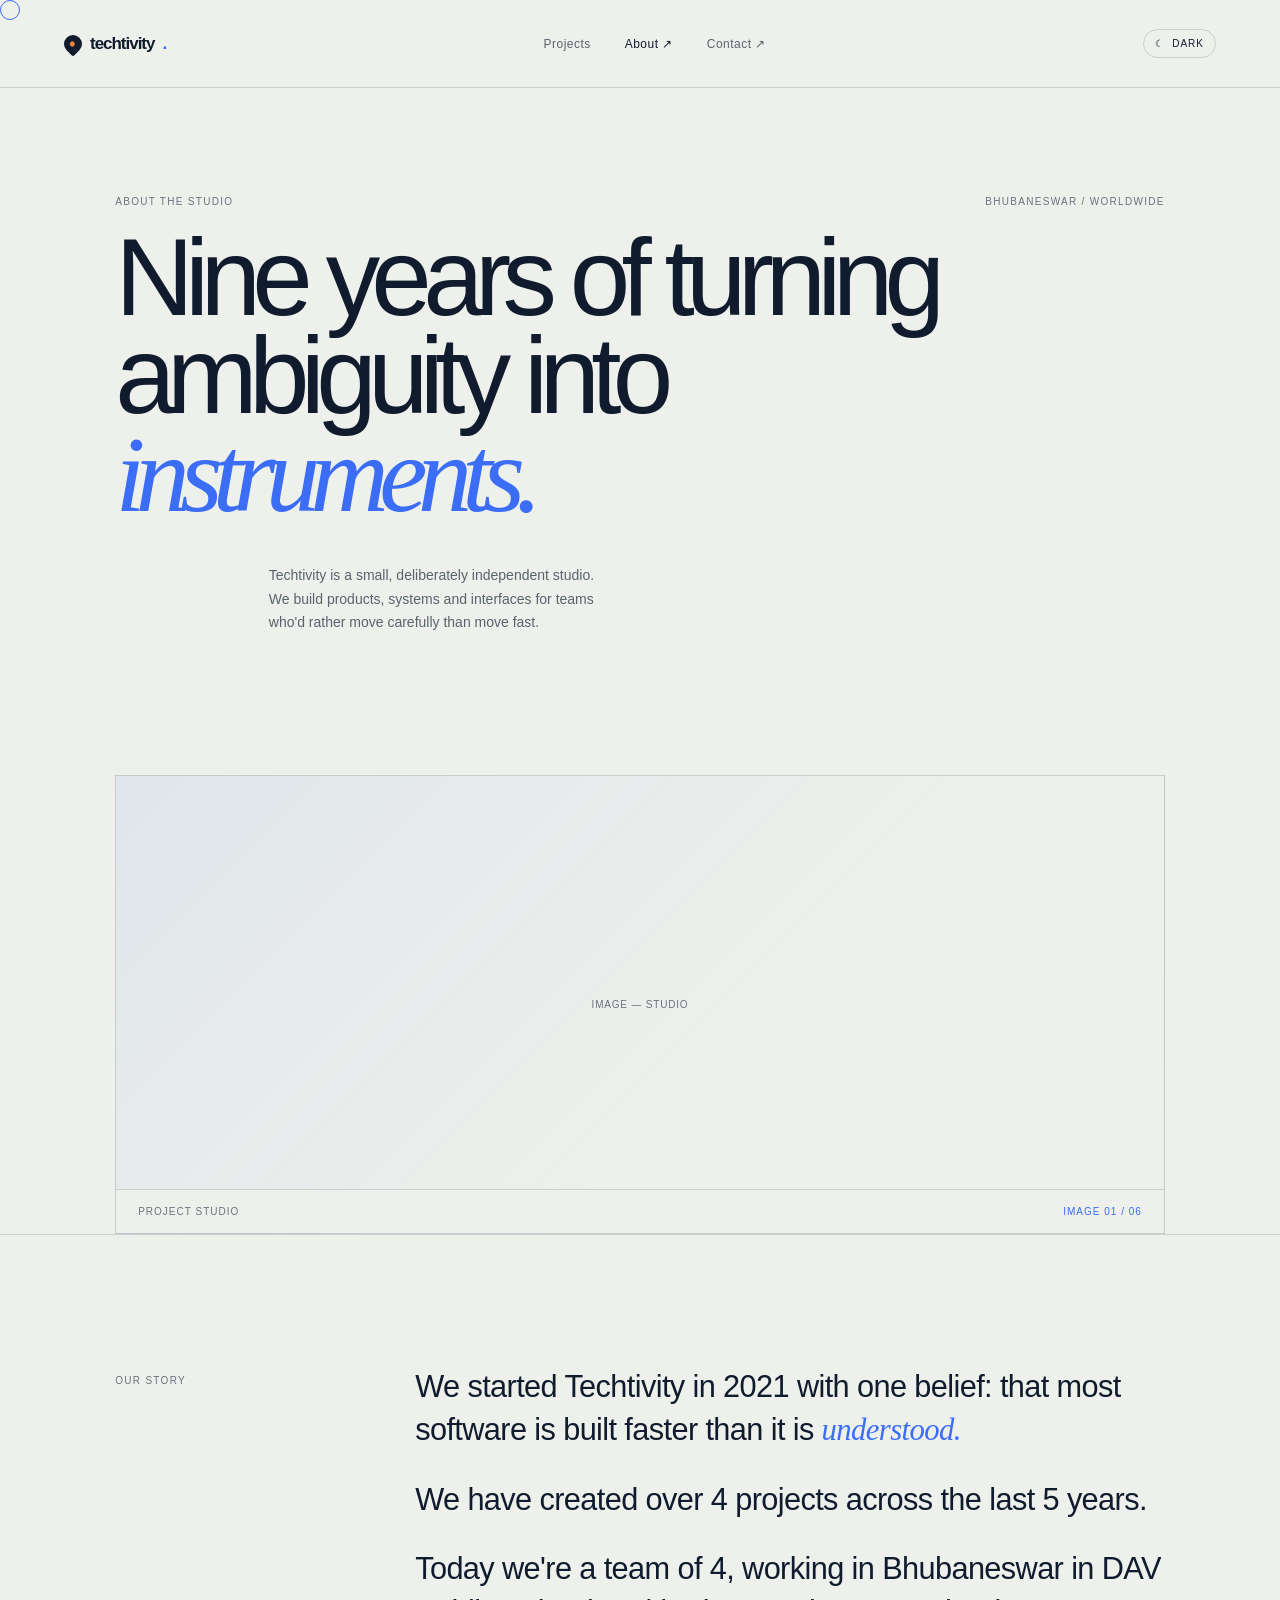
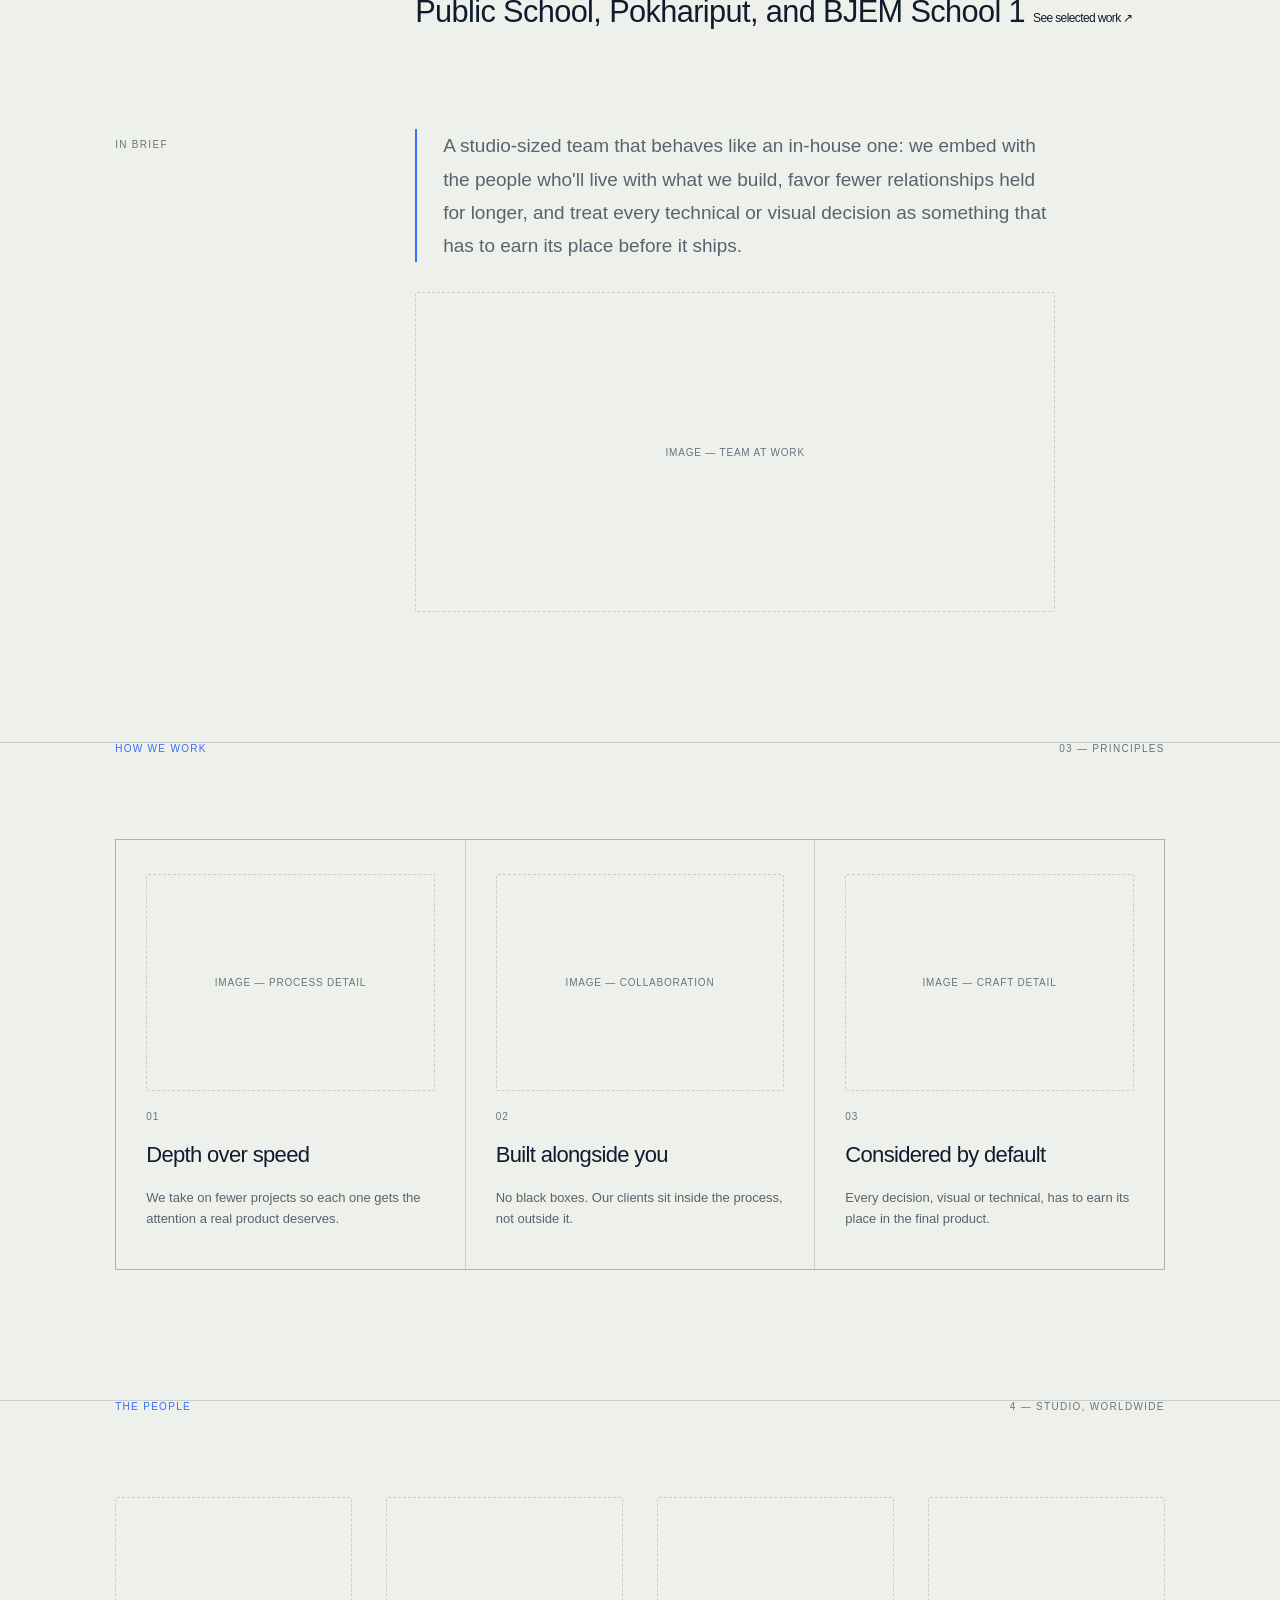
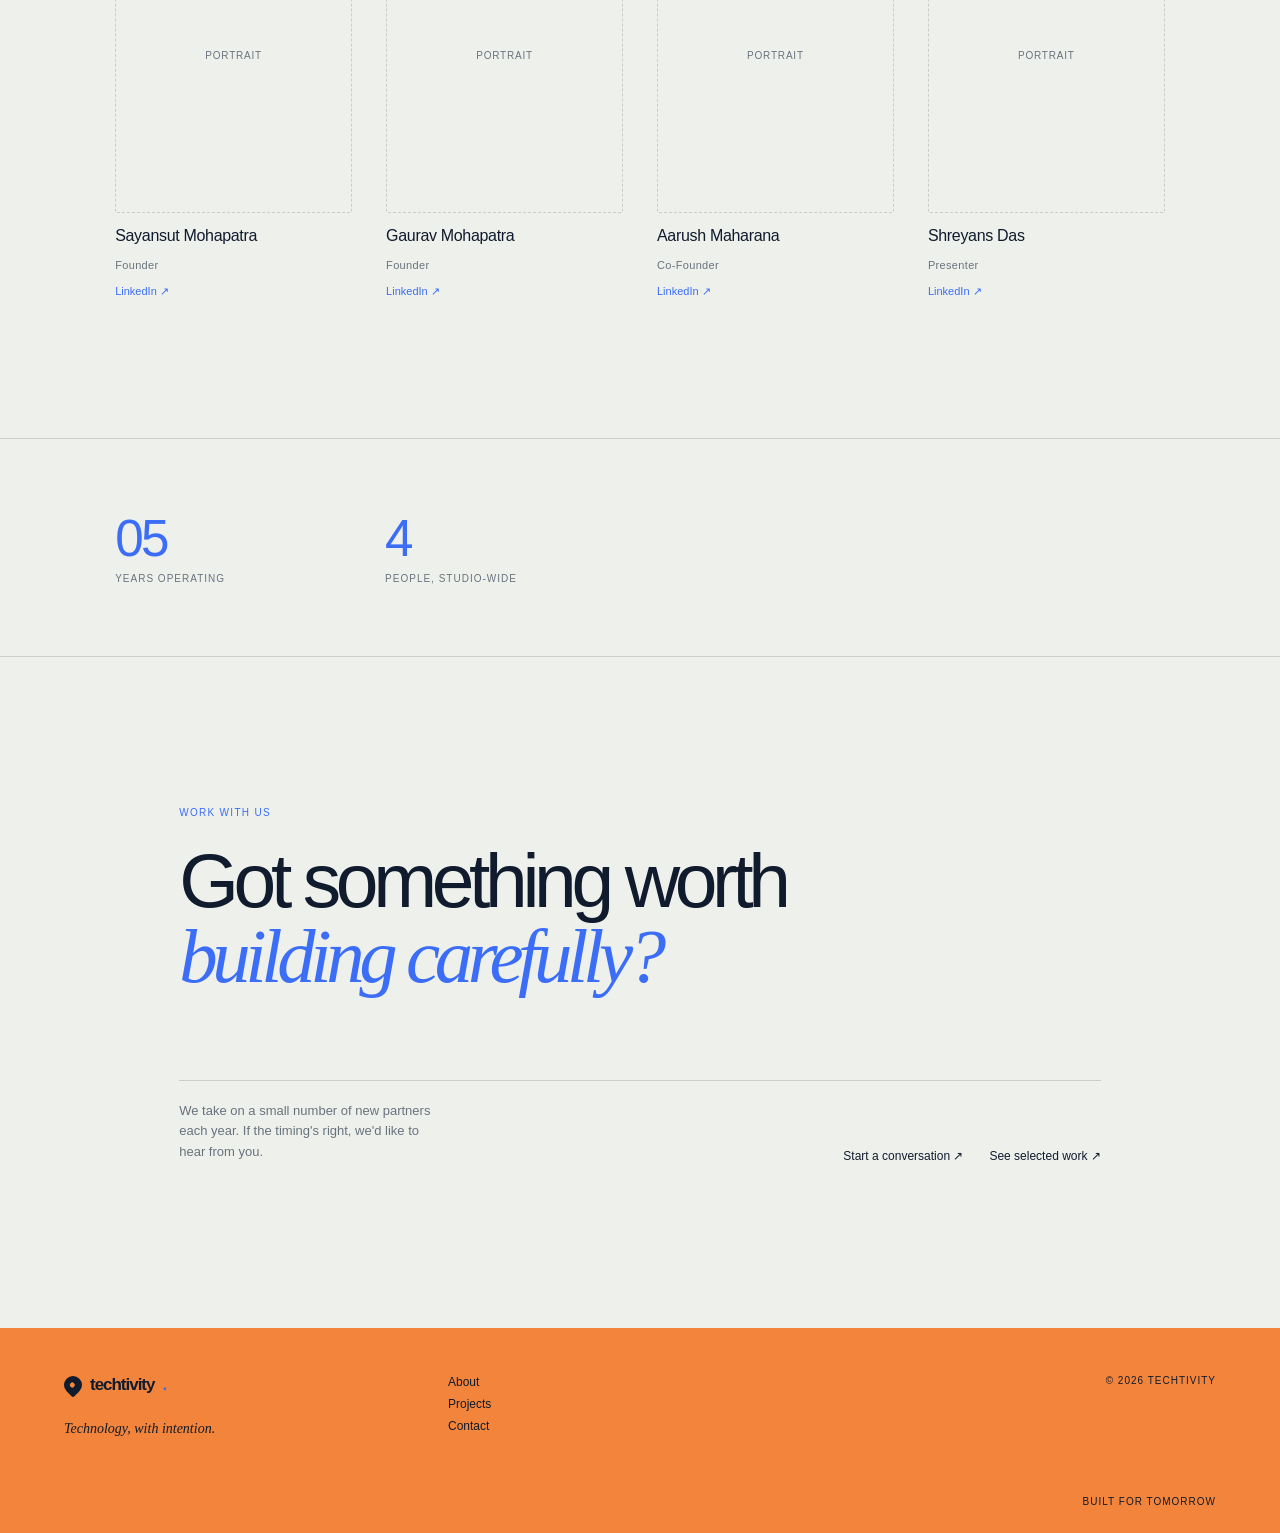
<file: about.html>
<!doctype html>
<html lang="en" data-theme="dark">
<head>
<meta charset="utf-8" />
<meta name="viewport" content="width=device-width,initial-scale=1" />
<title>About — Techtivity</title>
<meta name="description" content="Techtivity is an independent technology studio for people building a more considered future." />
<meta name="color-scheme" content="dark light" />
<link rel="icon" href="data:Techtivity emblemlight.svg" viewBox='0 0 32 32'%3E%3Ccircle cx='16' cy='16' r='15' fill='%23101b2d'/%3E%3Ccircle cx='16' cy='16' r='4' fill='%23f3843b'/%3E%3C/svg%3E" />
<style>
:root{--ink:#101b2d;--paper:#eef0eb;--muted:#69737e;--line:rgba(16,27,45,.16);--lime:#f3843b;--blue:#3b6df6;--soft:#59636e;--focus:#3b6df6}
[data-theme=dark]{--ink:#eef0eb;--paper:#101b2d;--muted:#b7c0c8;--line:rgba(238,240,235,.18);--soft:#b7c0c8;--focus:#f3843b}
*{box-sizing:border-box}
html{scroll-behavior:smooth;background:var(--paper)}
body{margin:0;background:var(--paper);color:var(--ink);font-family:Arial,Helvetica,sans-serif}
a{color:inherit;text-decoration:none}
button{font:inherit;color:inherit}
:focus-visible{outline:2px solid var(--focus);outline-offset:3px;border-radius:2px}
.site{overflow:hidden;min-height:100vh;background:var(--paper)}

.topbar{display:flex;align-items:center;justify-content:space-between;height:88px;padding:0 clamp(22px,5vw,76px);border-bottom:1px solid var(--line);position:relative;z-index:10;background:var(--paper)}
.wordmark{display:flex;align-items:center;gap:8px;font-size:17px;font-weight:700;letter-spacing:-.06em}
.mark{width:18px;height:18px;background:var(--ink);display:inline-block;border-radius:50% 50% 50% 2px;transform:rotate(-45deg);position:relative;flex:none}
.mark:after{content:'';width:5px;height:5px;border-radius:50%;background:var(--lime);position:absolute;top:6px;left:6px}
.dot{color:var(--blue)}
.nav{display:flex;gap:34px;font-size:12px;letter-spacing:.04em;color:var(--soft)}
.nav a{transition:color .2s}
.nav a[aria-current="page"]{color:var(--ink)}
.nav a:hover,.footer a:hover,.text-link:hover{color:var(--blue)}
.actions{display:flex;align-items:center;gap:18px}
.theme-toggle,.menu{border:1px solid var(--line);background:transparent;border-radius:999px;cursor:pointer;padding:8px 11px;font-size:10px;letter-spacing:.1em;text-transform:uppercase;display:flex;align-items:center;gap:7px;transition:background .2s,color .2s}
.theme-toggle:hover{background:var(--ink);color:var(--paper)}
.menu{display:none;border:0;font-size:20px;padding:5px;border-radius:6px}
.menu:hover{background:var(--line)}

/* Page header */
.page-head{padding:clamp(70px,12vh,140px) clamp(22px,9vw,140px) 70px;position:relative}
.meta,.section-head{display:flex;justify-content:space-between;font-size:10px;text-transform:uppercase;letter-spacing:.13em;color:var(--muted)}
.eyebrow{color:var(--blue);text-transform:uppercase;letter-spacing:.13em;font-size:10px;margin:0 0 25px}
.eyebrow i{color:var(--ink);font:italic 15px Georgia,serif;text-transform:none;letter-spacing:0}
.page-head h1{font-size:clamp(52px,8.5vw,124px);line-height:.9;letter-spacing:-.08em;font-weight:400;margin:22px 0 0;max-width:920px}
.page-head h1 em{color:var(--blue);font:italic clamp(52px,8.5vw,124px)/.9 Georgia,serif;letter-spacing:-.09em}
.page-head .desc{margin:40px 0 0 clamp(0px,12vw,170px);max-width:340px;font-size:14px;color:var(--soft);line-height:1.7}

/* Story / values */
.story{padding:130px clamp(22px,9vw,140px) 70px;display:grid;grid-template-columns:minmax(160px,240px) 1fr;gap:60px;border-top:1px solid var(--line)}
.story p{font-size:clamp(21px,2.4vw,32px);line-height:1.4;letter-spacing:-.02em;font-weight:400;margin:0 0 26px;max-width:780px}
.story p em{font:italic clamp(21px,2.4vw,32px)/1.4 Georgia,serif;color:var(--blue)}
.story .col-label{font-size:10px;letter-spacing:.13em;text-transform:uppercase;color:var(--muted);padding-top:10px}

/* Hero image slot */
.hero-frame{margin:70px clamp(22px,9vw,140px) 0;border:1px solid var(--line);aspect-ratio:16/7;position:relative;overflow:hidden;background:linear-gradient(135deg,rgba(59,109,246,.08),transparent 60%)}
.frame-fill{position:absolute;inset:0;background-repeat:no-repeat;background-position:center;background-size:cover;display:flex;align-items:center;justify-content:center;font-size:10px;letter-spacing:.08em;text-transform:uppercase;color:var(--muted)}
.frame-label{position:absolute;left:0;right:0;bottom:0;display:flex;justify-content:space-between;align-items:center;padding:16px 22px;font-size:10px;letter-spacing:.1em;text-transform:uppercase;color:var(--muted);border-top:1px solid var(--line);background:var(--paper)}
.frame-label span:last-child{color:var(--blue)}

/* Brief description band */
.brief{padding:0 clamp(22px,9vw,140px) 130px;display:grid;grid-template-columns:minmax(160px,240px) 1fr;gap:60px}
.brief .col-label{font-size:10px;letter-spacing:.13em;text-transform:uppercase;color:var(--muted);padding-top:10px}
.brief blockquote{margin:0 0 30px;border-left:2px solid var(--blue);padding-left:26px;font-size:clamp(16px,1.6vw,19px);line-height:1.75;color:var(--soft);max-width:640px;font-style:normal}
.brief .imgslot{aspect-ratio:16/8;border:1px dashed var(--line);border-radius:2px;display:flex;align-items:center;justify-content:center;font-size:10px;letter-spacing:.08em;text-transform:uppercase;color:var(--muted);text-align:center;padding:10px;background-repeat:no-repeat;background-position:center;background-size:cover;max-width:640px}

/* Values grid (text only, no image slots) */
.values{padding:0 clamp(22px,9vw,140px) 130px;border-top:1px solid var(--line)}
.values-grid{display:grid;grid-template-columns:repeat(3,1fr);gap:1px;background:var(--line);margin-top:60px;border:1px solid var(--line)}
.value{background:var(--paper);padding:34px 30px 40px;display:flex;flex-direction:column;gap:20px}
.value .imgslot{aspect-ratio:4/3;border:1px dashed var(--line);border-radius:2px;display:flex;align-items:center;justify-content:center;font-size:10px;letter-spacing:.08em;text-transform:uppercase;color:var(--muted);text-align:center;padding:10px;background-repeat:no-repeat;background-position:center;background-size:cover}
.value .num{font-size:10px;color:var(--muted);letter-spacing:.1em}
.value strong{font-size:22px;font-weight:400;letter-spacing:-.03em}
.value span.body{font-size:13px;line-height:1.6;color:var(--soft)}

/* Team */
.team{padding:0 clamp(22px,9vw,140px) 140px;border-top:1px solid var(--line)}
.team-grid{display:grid;grid-template-columns:repeat(4,1fr);gap:34px;margin-top:60px}
.person{display:flex;flex-direction:column;gap:14px}
.person .imgslot{aspect-ratio:3/4;border:1px dashed var(--line);border-radius:2px;display:flex;align-items:center;justify-content:center;font-size:10px;letter-spacing:.08em;text-transform:uppercase;color:var(--muted);text-align:center;padding:10px;background-repeat:no-repeat;background-position:center;background-size:cover;transition:border-color .2s}
.person:hover .imgslot{border-color:var(--blue)}
.person strong{font-size:16px;font-weight:400;letter-spacing:-.02em}
.person .role{font-size:11px;color:var(--muted);letter-spacing:.03em}
.person .plink{font-size:11px;color:var(--blue);display:inline-flex;align-items:center;gap:5px;width:fit-content}
.person .plink:hover{text-decoration:underline}

/* Stats strip */
.stats{border-top:1px solid var(--line);border-bottom:1px solid var(--line);padding:70px clamp(22px,9vw,140px);display:grid;grid-template-columns:repeat(4,1fr);gap:30px}
.stat strong{display:block;font-size:clamp(34px,4vw,54px);font-weight:400;letter-spacing:-.05em;color:var(--blue)}
.stat span{font-size:10px;letter-spacing:.1em;text-transform:uppercase;color:var(--muted)}

/* CTA band */
.cta-band{padding:150px clamp(22px,14vw,220px) 165px}
.cta-band h2{font-size:clamp(39px,6vw,84px);letter-spacing:-.07em;line-height:.98;font-weight:400;margin:0}
.cta-band em{font:italic clamp(39px,6vw,84px)/.98 Georgia,serif;color:var(--blue)}
.manifesto-foot{display:flex;justify-content:space-between;align-items:flex-end;margin-top:85px;border-top:1px solid var(--line);padding-top:20px;gap:24px;flex-wrap:wrap}
.manifesto-foot p{max-width:260px;color:var(--muted);font-size:13px;line-height:1.6;margin:0}
.link-group{display:flex;gap:26px;flex-wrap:wrap}
.text-link{display:inline-flex;gap:8px;align-items:center;font-size:12px;transition:gap .3s}
.text-link:hover{gap:12px}

.footer{background:var(--lime);color:#101b2d;padding:47px clamp(22px,5vw,76px) 26px;display:grid;grid-template-columns:1fr 1fr 1fr;min-height:205px}
.footer .wordmark{color:#101b2d}
.footer .mark{background:#101b2d}
.footer-note{font:italic 14px Georgia,serif;margin:26px 0 0}
.footer-links{display:flex;flex-direction:column;gap:8px;font-size:12px}
.footer-end{display:flex;flex-direction:column;justify-content:space-between;align-items:flex-end;font-size:10px;letter-spacing:.1em;text-transform:uppercase}

.reveal{opacity:0;transform:translateY(22px);transition:opacity .8s,transform .8s}
.reveal.show{opacity:1;transform:none}
.cursor{position:fixed;z-index:30;top:0;left:0;width:20px;height:20px;border:1px solid var(--blue);border-radius:50%;pointer-events:none;transition:transform .12s ease-out;will-change:transform}

@media(prefers-reduced-motion:reduce){
  html{scroll-behavior:auto}
  .reveal{opacity:1;transform:none;transition:none}
  .cursor{display:none}
}

@media(max-width:900px){
  .story{grid-template-columns:1fr;gap:24px}
  .brief{grid-template-columns:1fr;gap:24px}
  .values-grid{grid-template-columns:1fr 1fr}
  .team-grid{grid-template-columns:1fr 1fr}
  .stats{grid-template-columns:1fr 1fr;row-gap:40px}
}

@media(max-width:700px){
  .topbar{height:72px}
  .nav{display:none}
  .menu{display:block}
  .nav.open{display:flex;position:absolute;top:72px;left:0;right:0;flex-direction:column;gap:0;background:var(--paper);border-bottom:1px solid var(--line);padding:12px 22px;z-index:9}
  .nav.open a{padding:14px 0;border-bottom:1px solid var(--line)}
  .nav.open a:last-child{border-bottom:0}
  .page-head{padding-top:38px}
  .page-head .desc{margin-left:0;margin-top:30px}
  .hero-frame{margin:50px 22px 0;aspect-ratio:4/5}
  .story{padding:80px 22px 40px}
  .brief{padding:0 22px 80px}
  .values{padding:0 22px 90px}
  .values-grid{grid-template-columns:1fr}
  .team{padding:0 22px 100px}
  .team-grid{grid-template-columns:1fr 1fr;gap:22px}
  .stats{padding:50px 22px;grid-template-columns:1fr 1fr}
  .cta-band{padding:100px 22px 115px}
  .manifesto-foot{margin-top:52px;display:block}
  .text-link{margin-top:20px}
  .footer{grid-template-columns:1fr 1fr;gap:40px}
  .footer-end{grid-column:1/-1;flex-direction:row;align-items:flex-end}
  .cursor{display:none}
}
</style></head>
<body>
<div class="site" id="top">
<div class="cursor" id="cursor" aria-hidden="true"></div>
<header class="topbar">
  <a class="wordmark" href="index.html"><span class="mark"></span>techtivity<span class="dot">.</span></a>
  <nav class="nav" id="nav">
    <a href="index.html#work">Projects</a>
    <a href="about.html" aria-current="page">About ↗</a>
    <a href="contact.html">Contact ↗</a>
  </nav>
  <div class="actions">
    <button class="theme-toggle" id="theme" aria-label="Switch to light mode">☼ <span>Light</span></button>
    <button class="menu" id="menu" aria-label="Open menu" aria-expanded="false" aria-controls="nav">☰</button>
  </div>
</header>

<main>
<section class="page-head">
  <div class="meta reveal"><span>About the studio</span><span>Bhubaneswar / Worldwide</span></div>
  <h1 class="reveal">Nine years of turning<br>ambiguity into <em>instruments.</em></h1>
  <p class="desc reveal">Techtivity is a small, deliberately independent studio. We build products, systems and interfaces for teams who'd rather move carefully than move fast.</p>
</section>

<div class="hero-frame reveal">
  <div class="frame-fill" role="img" aria-label="Photograph of the Techtivity studio space">Image — studio</div>
  <div class="frame-label"><span>Project Studio</span><span>Image 01 / 06</span></div>
</div>

<section class="story reveal">
  <span class="col-label">Our story</span>
  <div>
    <p>We started Techtivity in 2021 with one belief: that most software is built faster than it is <em>understood.</em></p>
    <p>We have created over 4 projects across the last 5 years. </p>
    <p>Today we're a team of 4, working in Bhubaneswar in DAV Public School, Pokhariput, and BJEM School 1 <a href="index.html#work" class="text-link">See selected work ↗</a></p>
  </div>
</section>

<section class="brief reveal">
  <span class="col-label">In brief</span>
  <div>
    <blockquote>A studio-sized team that behaves like an in-house one: we embed with the people who'll live with what we build, favor fewer relationships held for longer, and treat every technical or visual decision as something that has to earn its place before it ships.</blockquote>
    <div class="imgslot" style="background-image:none">Image — team at work</div>
  </div>
</section>

<section class="values">
  <div class="section-head reveal"><p class="eyebrow">How we work</p><span>03 — Principles</span></div>
  <div class="values-grid">
    <div class="value reveal">
      <div class="imgslot" style="background-image:none">Image — process detail</div>
      <span class="num">01</span>
      <strong>Depth over speed</strong>
      <span class="body">We take on fewer projects so each one gets the attention a real product deserves.</span>
    </div>
    <div class="value reveal">
      <div class="imgslot" style="background-image:none">Image — collaboration</div>
      <span class="num">02</span>
      <strong>Built alongside you</strong>
      <span class="body">No black boxes. Our clients sit inside the process, not outside it.</span>
    </div>
    <div class="value reveal">
      <div class="imgslot" style="background-image:none">Image — craft detail</div>
      <span class="num">03</span>
      <strong>Considered by default</strong>
      <span class="body">Every decision, visual or technical, has to earn its place in the final product.</span>
    </div>
  </div>
</section>

<section class="team">
  <div class="section-head reveal"><p class="eyebrow">The people</p><span>4 — Studio, worldwide</span></div>
  <div class="team-grid">
    <div class="person reveal">
      <div class="imgslot" style="background-image:none">Portrait</div>
      <strong>Sayansut Mohapatra</strong>
      <span class="role">Founder</span>
      <a class="plink" href="https://www.linkedin.com/" target="_blank" rel="noopener noreferrer">LinkedIn ↗</a>
    </div>
    <div class="person reveal">
      <div class="imgslot" style="background-image:none">Portrait</div>
      <strong>Gaurav Mohapatra</strong>
      <span class="role">Founder</span>
      <a class="plink" href="https://www.linkedin.com/" target="_blank" rel="noopener noreferrer">LinkedIn ↗</a>
    </div>
    <div class="person reveal">
      <div class="imgslot" style="background-image:none">Portrait</div>
      <strong>Aarush Maharana</strong>
      <span class="role">Co-Founder</span>
      <a class="plink" href="https://www.linkedin.com/" target="_blank" rel="noopener noreferrer">LinkedIn ↗</a>
    </div>
    <div class="person reveal">
      <div class="imgslot" style="background-image:none">Portrait</div>
      <strong>Shreyans Das</strong>
      <span class="role">Presenter</span>
      <a class="plink" href="https://www.linkedin.com/" target="_blank" rel="noopener noreferrer">LinkedIn ↗</a>
    </div>
  </div>
</section>

<section class="stats reveal">
  <div class="stat"><strong>05</strong><span>Years operating</span></div>
  <div class="stat"><strong>4</strong><span>People, studio-wide</span></div>
</section>

<section class="cta-band reveal">
  <p class="eyebrow">Work with us</p>
  <h2>Got something worth<br><em>building carefully?</em></h2>
  <div class="manifesto-foot">
    <p>We take on a small number of new partners each year. If the timing's right, we'd like to hear from you.</p>
    <div class="link-group">
      <a href="contact.html" class="text-link">Start a conversation ↗</a>
      <a href="index.html#work" class="text-link">See selected work ↗</a>
    </div>
  </div>
</section>
</main>

<footer class="footer">
  <div><a class="wordmark" href="index.html"><span class="mark"></span>techtivity<span class="dot">.</span></a><p class="footer-note">Technology, with intention.</p></div>
  <div class="footer-links"><a href="about.html">About</a><a href="index.html#work">Projects</a><a href="contact.html">Contact</a></div>
  <div class="footer-end"><span>© 2026 Techtivity</span><span>Built for tomorrow</span></div>
</footer>
</div>

<script>
(function(){
  var root = document.documentElement;
  var theme = document.querySelector('#theme');
  var nav = document.querySelector('#nav');
  var menu = document.querySelector('#menu');
  var cursor = document.querySelector('#cursor');

  try {
    var saved = localStorage.getItem('techtivity-theme');
    if (saved === 'light' || saved === 'dark') {
      root.dataset.theme = saved;
    } else if (window.matchMedia('(prefers-color-scheme: light)').matches) {
      root.dataset.theme = 'light';
    }
  } catch (e) {}
  syncThemeButton();

  theme.addEventListener('click', function(){
    var dark = root.dataset.theme === 'dark';
    root.dataset.theme = dark ? 'light' : 'dark';
    try { localStorage.setItem('techtivity-theme', root.dataset.theme); } catch (e) {}
    syncThemeButton();
  });

  function syncThemeButton(){
    var isDark = root.dataset.theme === 'dark';
    theme.innerHTML = isDark ? '☼ <span>Light</span>' : '☾ <span>Dark</span>';
    theme.setAttribute('aria-label', isDark ? 'Switch to light mode' : 'Switch to dark mode');
  }

  function closeMenu(){
    nav.classList.remove('open');
    menu.textContent = '☰';
    menu.setAttribute('aria-label', 'Open menu');
    menu.setAttribute('aria-expanded', 'false');
  }

  menu.addEventListener('click', function(){
    var open = nav.classList.toggle('open');
    menu.textContent = open ? '×' : '☰';
    menu.setAttribute('aria-label', open ? 'Close menu' : 'Open menu');
    menu.setAttribute('aria-expanded', String(open));
  });

  nav.querySelectorAll('a').forEach(function(a){
    a.addEventListener('click', closeMenu);
  });

  window.addEventListener('pointermove', function(e){
    if (cursor) cursor.style.transform = 'translate3d(' + (e.clientX - 10) + 'px,' + (e.clientY - 10) + 'px,0)';
  });

  var reduceMotion = window.matchMedia('(prefers-reduced-motion: reduce)').matches;
  if (!reduceMotion && 'IntersectionObserver' in window) {
    var observer = new IntersectionObserver(function(entries){
      entries.forEach(function(entry){
        if (entry.isIntersecting) {
          entry.target.classList.add('show');
          observer.unobserve(entry.target);
        }
      });
    }, { threshold: .14 });
    document.querySelectorAll('.reveal').forEach(function(el){ observer.observe(el); });
  } else {
    document.querySelectorAll('.reveal').forEach(function(el){ el.classList.add('show'); });
  }
})();
</script>
</body></html>
</file>
